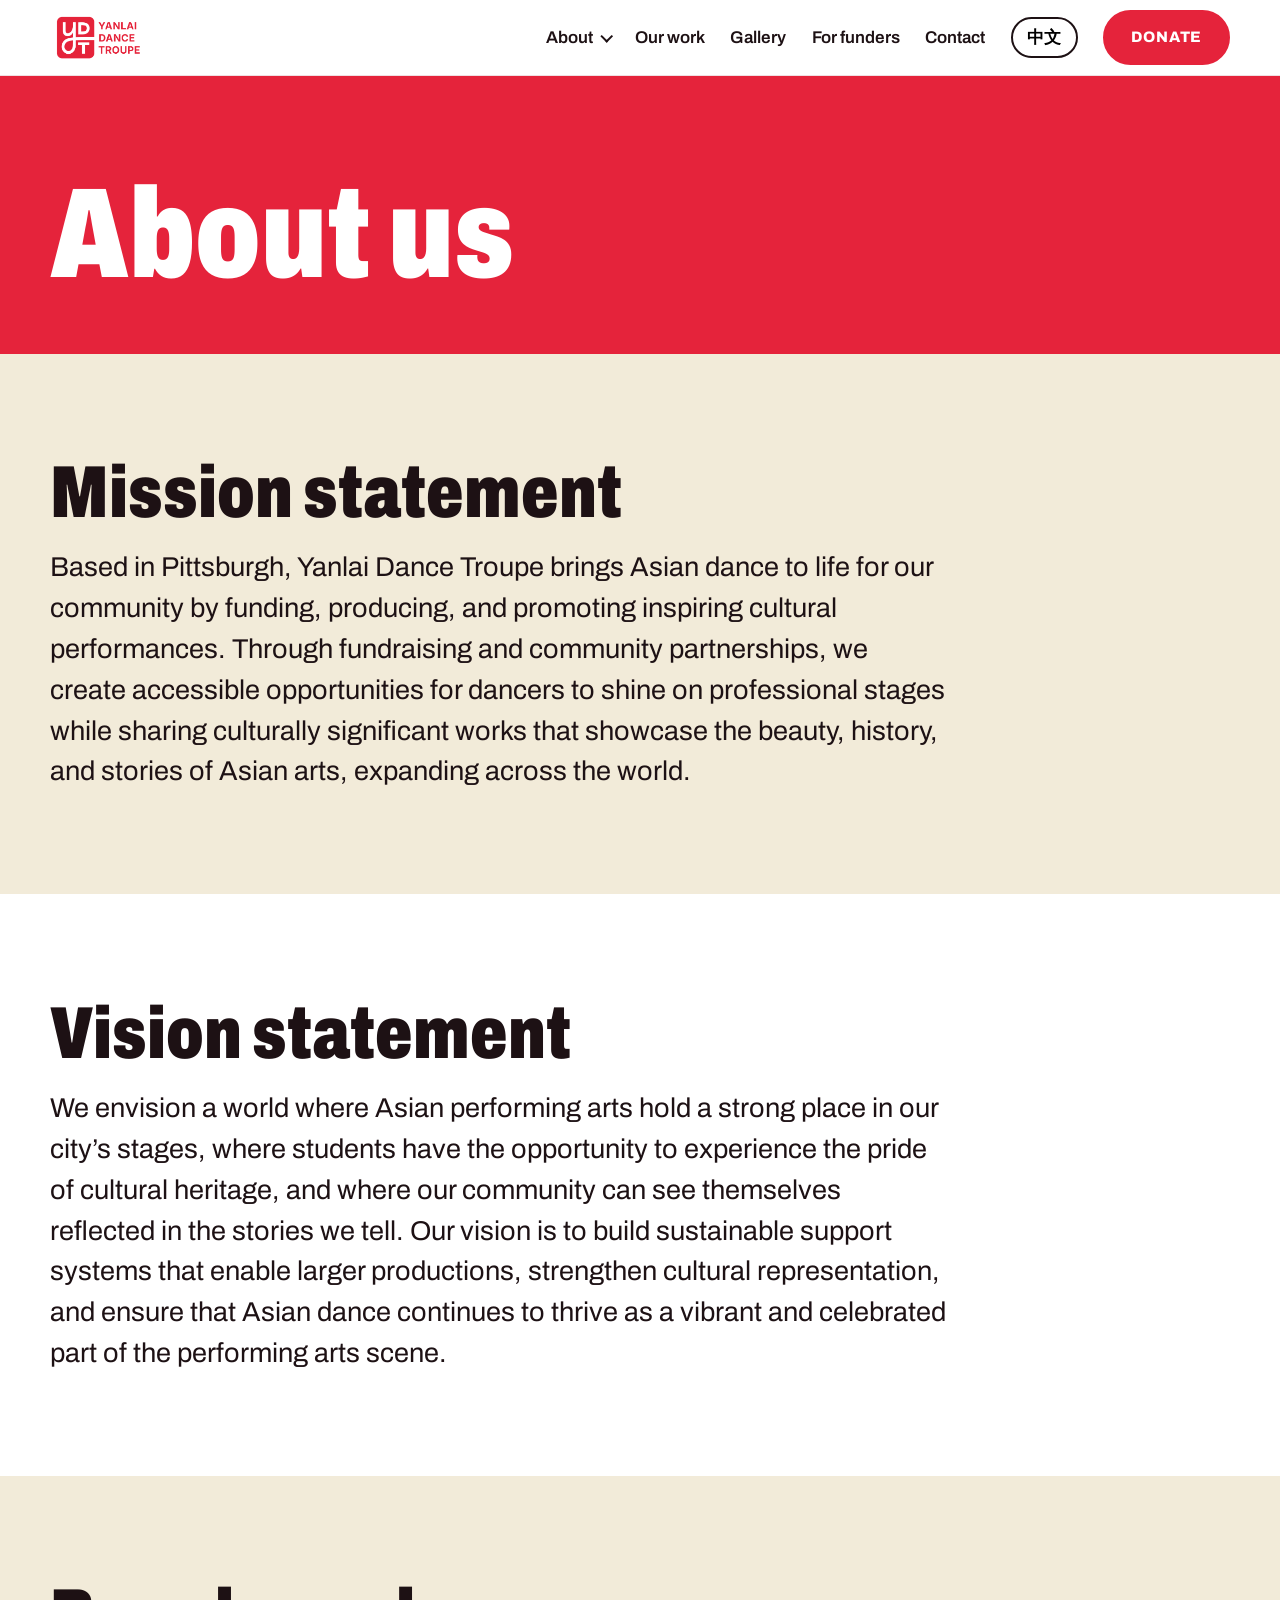
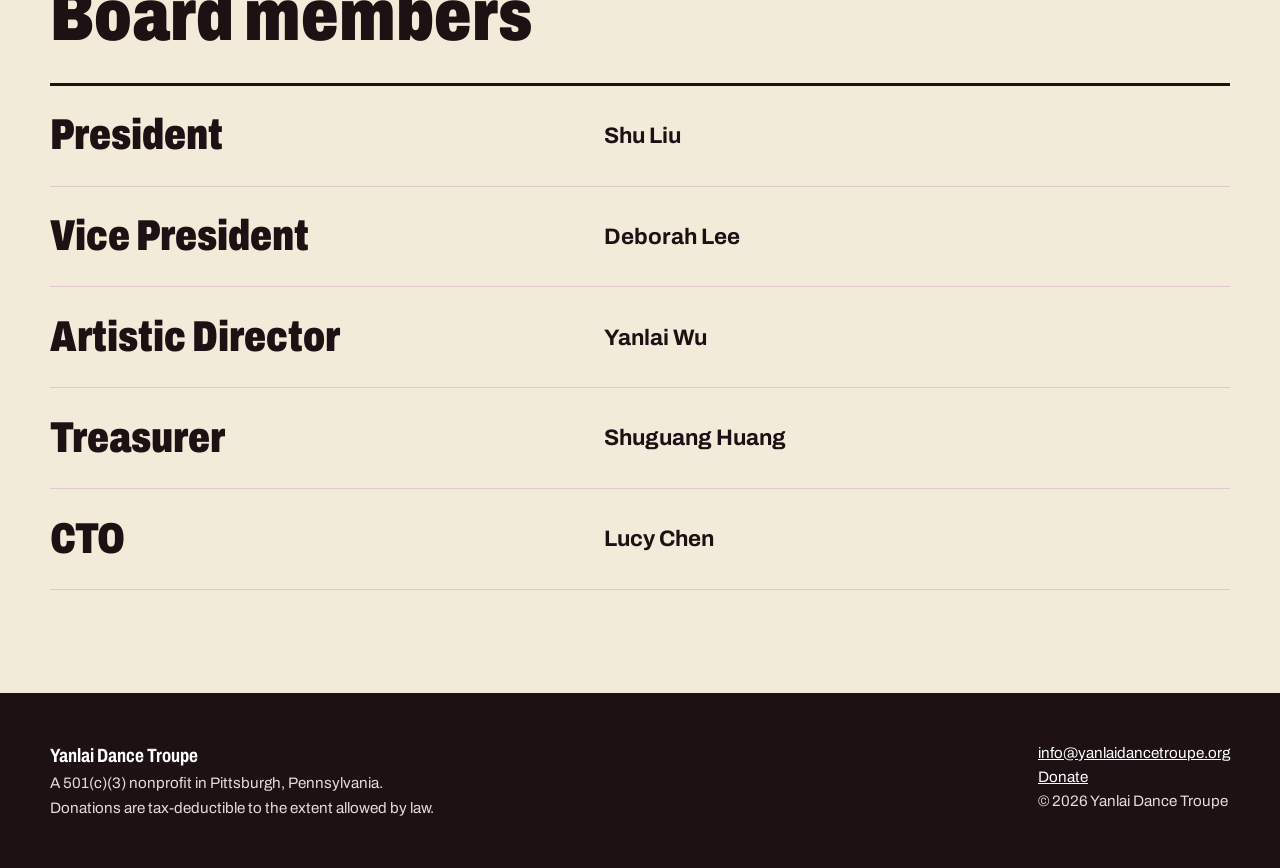
<file: about.html>
<!doctype html><html lang="en"><head><script async src="https://www.googletagmanager.com/gtm.js?id=GTM-N7J4PP8K"></script>
<script>
  window.dataLayer = window.dataLayer || [];
  function gtag(){dataLayer.push(arguments);}
  gtag('js', new Date());
</script>
  <title>About us | Yanlai Dance Troupe</title><meta name="description" content="The mission, vision, and board of Yanlai Dance Troupe."><meta charset="utf-8"><meta name="viewport" content="width=device-width,initial-scale=1"><link rel="icon" href="resources/favicon.png" type="image/png"><link rel="icon" href="favicon.ico" sizes="any"><link rel="apple-touch-icon" href="resources/apple-touch-icon.png"><link rel="preconnect" href="https://fonts.googleapis.com"><link rel="preconnect" href="https://fonts.gstatic.com" crossorigin><link href="https://fonts.googleapis.com/css2?family=Archivo:wdth,wght@62..125,400..900&family=Noto+Sans+SC:wght@400;700;900&display=swap" rel="stylesheet"><link rel="stylesheet" href="style.css"></head><body class="sub">
<header><div class="wrap bar"><a class="brand" href="index.html"><img src="resources/logo.png" alt="Yanlai Dance Troupe"></a><button class="menu" aria-expanded="false" aria-label="Menu" data-i18n="menu">Menu</button><nav><div class="dd"><button class="ddb" aria-expanded="false" aria-haspopup="true" data-i18n="n_about">About</button><ul class="ddm"><li><a href="about.html" data-i18n="dd_mvb">Mission, Vision, and Board</a></li></ul></div><a href="index.html#work" data-i18n="n_work">Our work</a><a href="index.html#gallery" data-i18n="n_gal">Gallery</a><a href="index.html#funders" data-i18n="n_fund">For funders</a><a href="index.html#contact" data-i18n="n_contact">Contact</a><button class="lang" id="lang" aria-label="Switch language">中文</button><a class="btn" href="donate.html" data-i18n="n_donate">Donate</a></nav></div></header>
<main><div class="hero"><div class="wrap" style="grid-template-columns:1fr"><h1 data-i18n="ab_h1">About us</h1></div></div>
<section class="do"><div class="wrap"><h2 data-i18n="m_h">Mission statement</h2><p class="lead big" data-i18n="m_p">Based in Pittsburgh, Yanlai Dance Troupe brings Asian dance to life for our community by funding, producing, and promoting inspiring cultural performances. Through fundraising and community partnerships, we create accessible opportunities for dancers to shine on professional stages while sharing culturally significant works that showcase the beauty, history, and stories of Asian arts, expanding across the world.</p></div></section>
<section><div class="wrap"><h2 data-i18n="vi_h">Vision statement</h2><p class="lead big" data-i18n="vi_p">We envision a world where Asian performing arts hold a strong place in our city&rsquo;s stages, where students have the opportunity to experience the pride of cultural heritage, and where our community can see themselves reflected in the stories we tell. Our vision is to build sustainable support systems that enable larger productions, strengthen cultural representation, and ensure that Asian dance continues to thrive as a vibrant and celebrated part of the performing arts scene.</p></div></section>
<section class="do"><div class="wrap"><h2 data-i18n="bo_h">Board members</h2><div class="rows"><div class="row"><h3 data-i18n="b1">President</h3><p class="name">Shu Liu</p></div><div class="row"><h3 data-i18n="b2">Vice President</h3><p class="name">Deborah Lee</p></div><div class="row"><h3 data-i18n="b3">Artistic Director</h3><p class="name">Yanlai Wu</p></div><div class="row"><h3 data-i18n="b4">Treasurer</h3><p class="name">Shuguang Huang</p></div><div class="row"><h3 data-i18n="b5">CTO</h3><p class="name">Lucy Chen</p></div></div></div></section></main>
<footer id="contact"><div class="wrap"><div><strong>Yanlai Dance Troupe</strong><p data-i18n="f_org">A 501(c)(3) nonprofit in Pittsburgh, Pennsylvania.<br>Donations are tax-deductible to the extent allowed by law.</p></div><div><p><a href="mailto:info@yanlaidancetroupe.org">info@yanlaidancetroupe.org</a><br><a href="donate.html" data-i18n="n_donate">Donate</a></p><p>&copy; 2026 Yanlai Dance Troupe</p></div></div></footer><dialog id="lb"><button aria-label="Close">&times;</button><img alt=""></dialog><script src="config.js"></script><script src="script.js"></script></body></html>
</file>
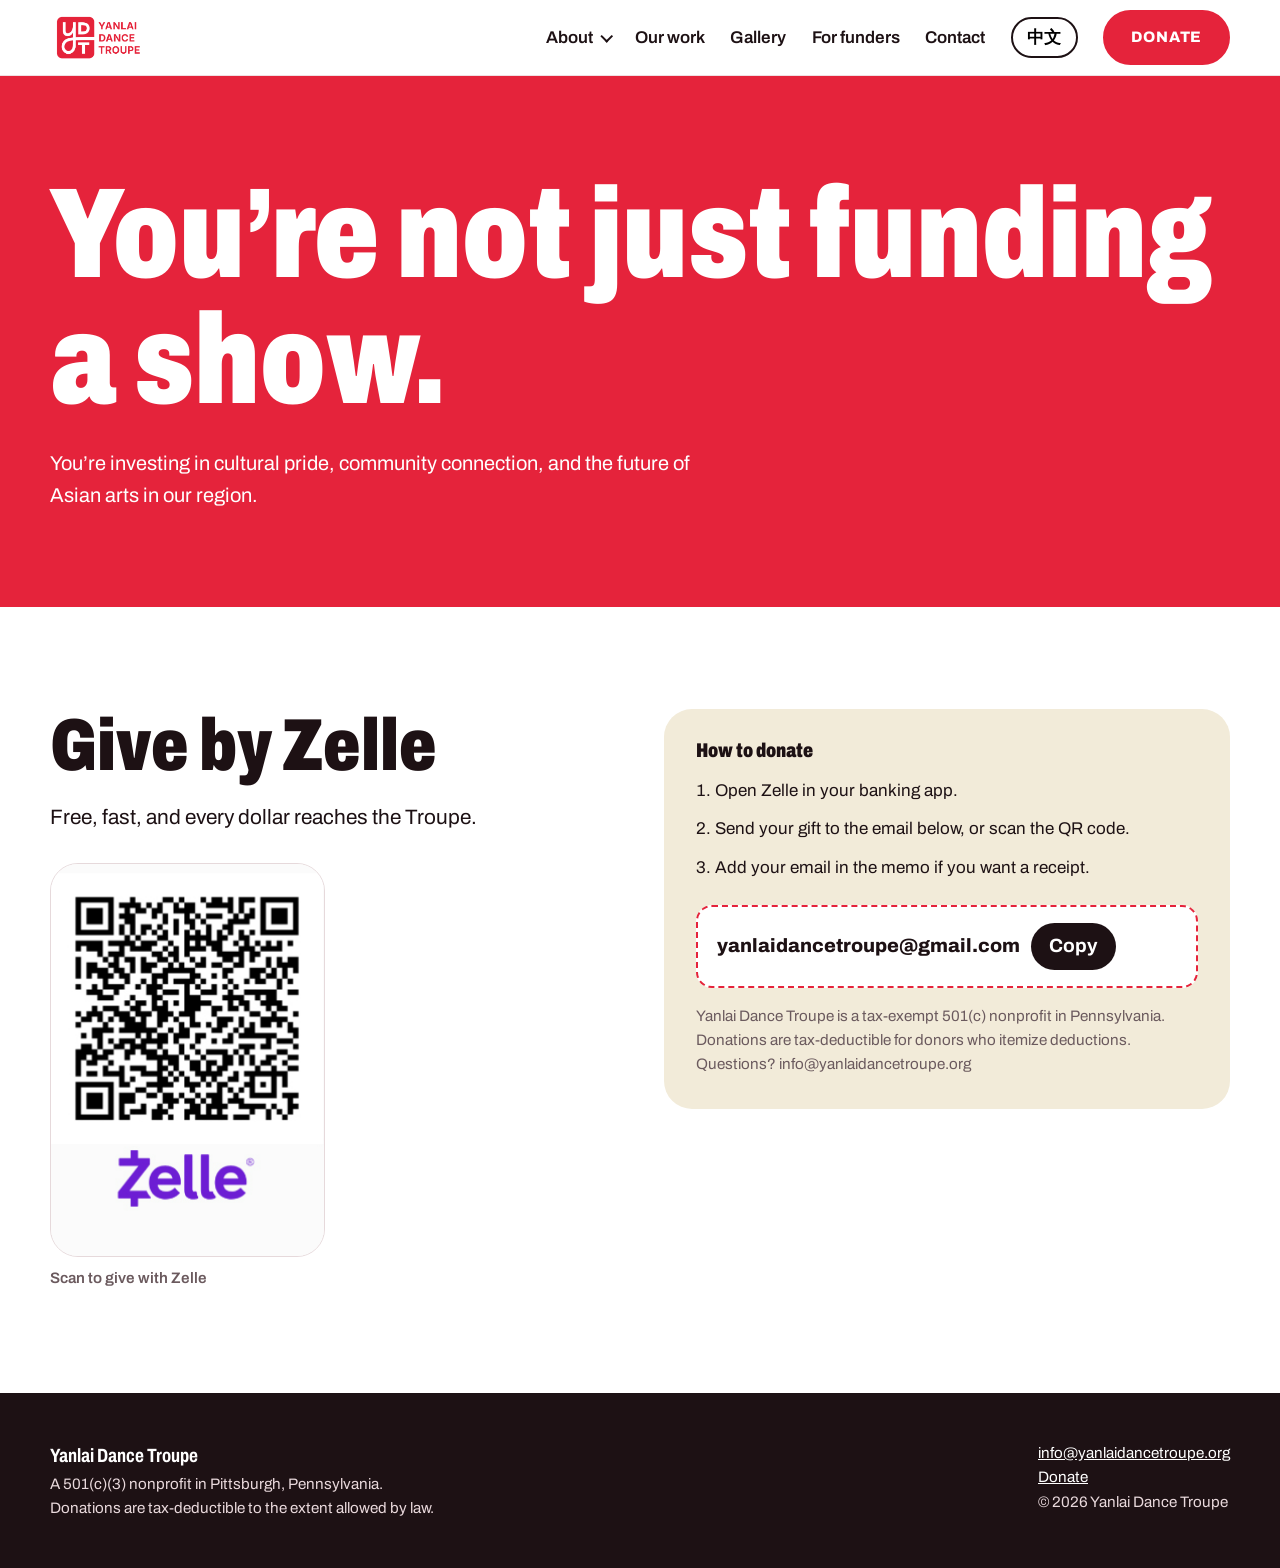
<file: donate.html>
<!doctype html><html lang="en"><head><script async src="https://www.googletagmanager.com/gtm.js?id=GTM-N7J4PP8K"></script>
<script>
  window.dataLayer = window.dataLayer || [];
  function gtag(){dataLayer.push(arguments);}
  gtag('js', new Date());
</script>
  <title>Donate | Yanlai Dance Troupe</title><meta name="description" content="Donate to Yanlai Dance Troupe by Zelle. Gifts are tax-deductible."><meta charset="utf-8"><meta name="viewport" content="width=device-width,initial-scale=1"><link rel="icon" href="resources/favicon.png" type="image/png"><link rel="icon" href="favicon.ico" sizes="any"><link rel="apple-touch-icon" href="resources/apple-touch-icon.png"><link rel="preconnect" href="https://fonts.googleapis.com"><link rel="preconnect" href="https://fonts.gstatic.com" crossorigin><link href="https://fonts.googleapis.com/css2?family=Archivo:wdth,wght@62..125,400..900&family=Noto+Sans+SC:wght@400;700;900&display=swap" rel="stylesheet"><link rel="stylesheet" href="style.css"></head><body>
<header><div class="wrap bar"><a class="brand" href="index.html"><img src="resources/logo.png" alt="Yanlai Dance Troupe"></a><button class="menu" aria-expanded="false" aria-label="Menu" data-i18n="menu">Menu</button><nav><div class="dd"><button class="ddb" aria-expanded="false" aria-haspopup="true" data-i18n="n_about">About</button><ul class="ddm"><li><a href="about.html" data-i18n="dd_mvb">Mission, Vision, and Board</a></li></ul></div><a href="index.html#work" data-i18n="n_work">Our work</a><a href="index.html#gallery" data-i18n="n_gal">Gallery</a><a href="index.html#funders" data-i18n="n_fund">For funders</a><a href="index.html#contact" data-i18n="n_contact">Contact</a><button class="lang" id="lang" aria-label="Switch language">中文</button><a class="btn" href="donate.html" data-i18n="n_donate">Donate</a></nav></div></header>
<main><div class="hero" style="padding-bottom:4rem"><div class="wrap" style="grid-template-columns:1fr"><div><h1 data-i18n="d_h1">You&rsquo;re not just funding a show.</h1><p data-i18n="d_p">You&rsquo;re investing in cultural pride, community connection, and the future of Asian arts in our region.</p></div></div></div>
<section><div class="wrap split" style="align-items:start"><div><h2 data-i18n="d_h2">Give by Zelle</h2><p class="lead" data-i18n="d_lead">Free, fast, and every dollar reaches the Troupe.</p><figure class="qr"><img src="resources/zelle-qr.jpg" alt="Zelle QR code for Yanlai Dance Troupe" width="275" height="389"><figcaption data-i18n="d_qr">Scan to give with Zelle</figcaption></figure></div>
<div class="zelle"><h3 data-i18n="d_how">How to donate</h3><ol><li data-i18n="d_s1">Open Zelle in your banking app.</li><li data-i18n="d_s2n">Send your gift to the email below, or scan the QR code.</li><li data-i18n="d_s3">Add your email in the memo if you want a receipt.</li></ol>
<div class="id"><span id="zid" data-i18n="nozelle">Email info@yanlaidancetroupe.org to donate by Zelle.</span><button id="copy" data-i18n="copy" hidden>Copy</button></div>
<p class="note" data-i18n="d_note">Yanlai Dance Troupe is a tax-exempt 501(c) nonprofit in Pennsylvania. Donations are tax-deductible for donors who itemize deductions. Questions? info@yanlaidancetroupe.org</p></div></div></section></main>
<footer id="contact"><div class="wrap"><div><strong>Yanlai Dance Troupe</strong><p data-i18n="f_org">A 501(c)(3) nonprofit in Pittsburgh, Pennsylvania.<br>Donations are tax-deductible to the extent allowed by law.</p></div><div><p><a href="mailto:info@yanlaidancetroupe.org">info@yanlaidancetroupe.org</a><br><a href="donate.html" data-i18n="n_donate">Donate</a></p><p>&copy; 2026 Yanlai Dance Troupe</p></div></div></footer><dialog id="lb"><button aria-label="Close">&times;</button><img alt=""></dialog><script src="config.js"></script><script src="script.js"></script></body></html>
</file>
<file: style.css>
:root{--red:#E5233B;--red-deep:#B8142B;--ink:#1D1114;--paper:#fff;--blush:#F2EBD9;--muted:#6B5A5E;--r:28px}
@media(prefers-color-scheme:dark){:root{color-scheme:light}}
*{box-sizing:border-box;margin:0}
html{scroll-behavior:smooth}
body{font-family:"Archivo",system-ui,-apple-system,"Segoe UI",sans-serif;color:var(--ink);background:var(--paper);line-height:1.6;font-size:1.0625rem}
img{max-width:100%;display:block}
a{color:inherit}
:focus-visible{outline:3px solid var(--ink);outline-offset:3px}
.wrap{width:min(1180px,100% - 2.5rem);margin-inline:auto}
h1,h2,h3{font-weight:900;font-stretch:75%;line-height:.98;letter-spacing:0;text-transform:none}
h2{font-size:clamp(2.4rem,6.2vw,4.6rem);margin-bottom:1.2rem}
p{max-width:62ch}
/* header */
header{position:sticky;top:0;z-index:20;background:#fff;border-bottom:1px solid #f0dfe2}
.bar{display:flex;align-items:center;justify-content:space-between;gap:1rem;padding:.6rem 0}
.bar img{height:56px;width:auto;display:block}
nav{display:flex;gap:1.6rem;align-items:center;font-weight:600}
nav a{text-decoration:none}
nav a:hover{color:var(--red)}
.btn{display:inline-block;background:var(--red);color:#fff;font-weight:800;text-decoration:none;padding:.85rem 1.6rem;border-radius:999px;border:2px solid var(--red);transition:transform .2s,background .2s}
.btn:hover{background:var(--red-deep);transform:translateY(-2px)}
.btn.alt{background:transparent;color:#fff;border-color:#fff}
.btn.alt:hover{background:#fff;color:var(--red)}
.btn.white{background:#fff;color:var(--red);border-color:#fff}
.btn.white:hover{background:var(--ink);color:#fff;border-color:var(--ink)}
.menu{display:none;background:none;border:2px solid var(--ink);border-radius:12px;padding:.4rem .8rem;font:inherit;font-weight:700}
/* hero */
.hero{background:var(--red);color:#fff;position:relative;overflow:hidden;padding:clamp(3rem,8vw,6rem) 0 0}
.hero .wrap{display:grid;grid-template-columns:1.15fr .85fr;gap:3rem;align-items:end;position:relative;z-index:2}
.hero h1{font-size:clamp(3.2rem,10vw,8rem);margin-bottom:1.5rem}
.hero p{font-size:1.25rem;margin-bottom:2rem}
.cta{display:flex;gap:.8rem;flex-wrap:wrap;margin-bottom:3rem}
.frame{aspect-ratio:4/5;border-radius:var(--r) var(--r) 0 0;background:linear-gradient(160deg,var(--red-deep),#7d0c1e);overflow:hidden;position:relative;display:grid;place-items:center;text-align:center;padding:2rem;color:#ffd0d6;font-weight:600}
.frame img,.frame video{position:absolute;inset:0;width:100%;height:100%;object-fit:cover}
.ribbon{position:absolute;inset:0;width:100%;height:100%;z-index:1;pointer-events:none}
.ribbon path{fill:none;stroke:#fff;stroke-width:26;stroke-linecap:round;opacity:.16;stroke-dasharray:2600;stroke-dashoffset:2600;animation:draw 2.6s .2s cubic-bezier(.6,0,.2,1) forwards}
@keyframes draw{to{stroke-dashoffset:0}}
/* sections */
section{padding:clamp(3.5rem,8vw,6.5rem) 0}
.split{display:grid;grid-template-columns:1fr 1fr;gap:3rem;align-items:center}
.lead{font-size:1.3rem}
.photo{border-radius:var(--r);aspect-ratio:4/3;background:var(--blush);overflow:hidden;position:relative;display:grid;place-items:center;color:var(--muted);text-align:center;padding:1rem}
.photo img{position:absolute;inset:0;width:100%;height:100%;object-fit:cover}
.do{background:var(--blush)}
.rows{border-top:3px solid var(--ink);margin-top:2rem}
.row{display:grid;grid-template-columns:1fr 1.2fr;gap:2rem;padding:1.8rem 0;border-bottom:1px solid #e2c9cd;transition:padding .25s,background .25s}
.row:hover{padding-left:1.2rem;background:#fff}
.row h3{font-size:clamp(1.8rem,3.6vw,2.7rem)}.row p.name{font-weight:700;font-size:1.4rem;align-self:center}
.stats{background:var(--red);color:#fff}
.facts{display:grid;grid-template-columns:repeat(auto-fit,minmax(230px,1fr));gap:2.2rem;margin-top:2.5rem}
.facts h3{font-size:1.6rem;margin-bottom:.4rem}
.facts p{color:#ffe3e6}
.video{background:var(--ink);color:#fff}
.vbox{aspect-ratio:16/9;border-radius:var(--r);background:#2b1a1e;display:grid;place-items:center;color:#c9b3b8;text-align:center;overflow:hidden;position:relative;padding:1rem}
.vbox iframe,.vbox video{position:absolute;inset:0;width:100%;height:100%;border:0}
.give{text-align:center}
.give p{margin-inline:auto}
.give .btn{margin-top:1.5rem;font-size:1.2rem}
/* donate */
.zelle{background:var(--blush);border-radius:var(--r);padding:2rem}
.zelle ol{padding-left:1.2rem;display:grid;gap:.7rem;margin:1rem 0 1.5rem}
.id{display:flex;gap:.7rem;align-items:center;flex-wrap:wrap;background:#fff;border:2px dashed var(--red);border-radius:16px;padding:1rem 1.2rem;font-weight:800;font-size:1.2rem}
.id button{font:inherit;font-weight:700;background:var(--ink);color:#fff;border:0;border-radius:999px;padding:.5rem 1.1rem;cursor:pointer}
.note{font-size:.95rem;color:var(--muted);margin-top:1rem}
footer{background:var(--ink);color:#e9d9dc;padding:3rem 0;font-size:.95rem}
footer .wrap{display:flex;justify-content:space-between;gap:2rem;flex-wrap:wrap}
footer strong{color:#fff;font-size:1.2rem;font-stretch:75%}
footer a{color:#fff}
@media(max-width:820px){.hero .wrap,.split,.row{grid-template-columns:1fr}.frame{aspect-ratio:16/11}.menu{display:block}nav{display:none;position:absolute;top:100%;left:0;right:0;background:#fff;flex-direction:column;padding:1.2rem;border-bottom:1px solid #f0dfe2}nav.open{display:flex}}
@media(prefers-reduced-motion:reduce){.ribbon path{animation:none;stroke-dashoffset:0}html{scroll-behavior:auto}}
/* language + gallery */
.lang{font:inherit;font-weight:800;background:none;border:2px solid var(--ink);border-radius:999px;padding:.3rem .9rem;cursor:pointer}
.lang:hover{background:var(--ink);color:#fff}
body.zh{font-family:"Archivo","Noto Sans SC","PingFang SC","Microsoft YaHei",sans-serif;line-height:1.75}
body.zh h1,body.zh h2,body.zh h3{letter-spacing:0;line-height:1.2;font-stretch:100%}
.grid{display:grid;grid-template-columns:repeat(3,1fr);grid-auto-rows:220px;gap:1rem;margin-top:2rem}
.g{position:relative;border:0;padding:0;border-radius:var(--r);overflow:hidden;background:linear-gradient(160deg,var(--blush),#ffd3d9);color:var(--muted);font:inherit;cursor:zoom-in;display:grid;place-items:center;text-align:center}
.g img{position:absolute;inset:0;width:100%;height:100%;object-fit:cover;transition:transform .5s}
.g:hover img{transform:scale(1.05)}
.g:nth-child(1){grid-row:span 2}.g:nth-child(4){grid-column:span 2}
dialog{border:0;border-radius:var(--r);padding:0;max-width:min(92vw,1100px);background:transparent}
dialog::backdrop{background:rgba(29,17,20,.88)}
dialog img{max-height:86vh;border-radius:var(--r)}
dialog button{position:absolute;top:.8rem;right:.8rem;font:inherit;font-weight:800;background:#fff;border:0;border-radius:999px;padding:.4rem 1rem;cursor:pointer}
@media(max-width:820px){.grid{grid-template-columns:1fr 1fr;grid-auto-rows:170px}.g:nth-child(1){grid-row:span 1}.g:nth-child(4){grid-column:span 1}}

.lead.big{font-size:clamp(1.25rem,2.4vw,1.7rem);line-height:1.5;max-width:56ch}
.more{margin-top:1.6rem}
.sub .hero{padding-bottom:3.5rem}.sub h1{margin:0}

/* header dropdown */
.dd{position:relative}
.ddb{font:inherit;font-weight:600;background:none;border:0;cursor:pointer;color:inherit;padding:0}
.ddb::after{content:"";display:inline-block;margin-left:.45rem;width:.45rem;height:.45rem;border:solid currentColor;border-width:0 2px 2px 0;transform:rotate(45deg) translateY(-3px)}
.ddb:hover{color:var(--red)}
.ddm{display:none;position:absolute;top:100%;left:-1rem;min-width:270px;background:#fff;border:1px solid #f0dfe2;border-radius:18px;padding:.5rem;list-style:none;box-shadow:0 16px 40px rgba(29,17,20,.14);z-index:30}
.ddm a{display:block;padding:.7rem 1rem;border-radius:12px}
.ddm a:hover{background:var(--blush)}
.dd.open .ddm{display:block}
@media(hover:hover) and (min-width:821px){.dd:hover .ddm{display:block}}
@media(max-width:820px){.ddm{position:static;box-shadow:none;border:0;padding:.3rem 0 0 .8rem}}
/* video hero */
.vhero{position:relative;height:clamp(560px,88vh,900px);overflow:hidden;color:#fff;background:url(resources/hero-fallback.jpg) center/cover,#7d0c1e}
.vwrap{position:absolute;inset:0;overflow:hidden}
.vwrap video{position:absolute;inset:0;width:100%;height:100%;object-fit:cover}
.vshade{position:absolute;inset:0;background:linear-gradient(180deg,rgba(29,17,20,.82) 0%,rgba(29,17,20,.3) 50%,rgba(229,35,59,.2) 100%)}
.vcopy{position:absolute;left:50%;transform:translateX(-50%);bottom:clamp(2rem,7vh,4.5rem);z-index:2}
.vcopy h1{font-size:clamp(2.8rem,7.4vw,6.2rem);max-width:15ch;margin-bottom:1.4rem;text-shadow:0 2px 30px rgba(0,0,0,.4)}
.vcopy .cta{margin:0}
.vctl{position:absolute;right:1.2rem;bottom:1.2rem;z-index:3;font:inherit;font-size:.9rem;font-weight:700;color:#fff;background:rgba(29,17,20,.55);border:1.5px solid rgba(255,255,255,.7);border-radius:999px;padding:.4rem 1rem;cursor:pointer}
.vctl:hover{background:#fff;color:var(--ink)}
.vctl[hidden]{display:none}

/* hero video fades in only once playing; fallback image shows otherwise */
.vwrap{opacity:0;transition:opacity .8s}
.vhero.playing .vwrap{opacity:1}
.vhero:not(.playing) .vctl{display:none}
.vcopy{bottom:clamp(2rem,7vh,4.5rem)}
/* "Help us fill the stage": photo background (resources/give-bg.jpg) */
:root{--gv-shade:linear-gradient(rgba(142,10,30,.74),rgba(29,17,20,.8))}
.give{color:#fff;background:var(--gv-shade),url(resources/give-bg.jpg) center/cover,var(--red-deep);padding:clamp(5rem,12vw,9rem) 0}
.give h2{font-size:clamp(2.6rem,7vw,5.2rem)}
.give p{color:#fff}

/* hero text: top left */
.vcopy{top:clamp(2.2rem,7vh,4.5rem);bottom:auto}
/* chop mark overlapping the watersleeve photo */
#about{overflow-x:clip}
.pwrap{position:relative}
.mark{--tilt:-9deg;position:absolute;z-index:2;right:-8%;bottom:-9%;width:clamp(144px,34.5%,255px);height:auto;opacity:0;transform:rotate(var(--tilt))}
.mark.in{animation:chop .6s cubic-bezier(.22,.8,.3,1) both}
@keyframes chop{
  0%{opacity:0;transform:translateY(-46px) scale(1.9) rotate(calc(var(--tilt) - 9deg));filter:blur(7px)}
  50%{opacity:1;transform:translateY(0) scale(.9) rotate(var(--tilt));filter:blur(0)}
  68%{transform:scale(1.05) rotate(var(--tilt))}
  84%{transform:scale(.99) rotate(var(--tilt))}
  100%{opacity:1;transform:scale(1) rotate(var(--tilt));filter:blur(0)}}
@media(prefers-reduced-motion:reduce){.mark{opacity:1;animation:none}.mark.in{animation:none}}

/* nav Donate button in caps */
nav a.btn{text-transform:uppercase;letter-spacing:.06em;font-size:.95rem}

/* gallery: every tile the same square crop (full photo shows in the lightbox) */
.grid{grid-template-columns:repeat(4,1fr);grid-auto-rows:auto}
.g{aspect-ratio:1/1}
.g:nth-child(n){grid-row:auto;grid-column:auto}
.g:nth-child(2) img{object-position:50% 62%}
.g:nth-child(6) img{object-position:38% 50%}
.g:nth-child(7) img{object-position:30% 50%}
.g:nth-child(8) img{object-position:50% 55%}
@media(max-width:820px){.grid{grid-template-columns:1fr 1fr;grid-auto-rows:auto}}
/* about photo is a portrait */
.photo{aspect-ratio:4/5}

/* Zelle QR */
.qr{margin:1.8rem 0 0;width:min(275px,100%)}
.qr img{width:100%;height:auto;border-radius:var(--r);border:1px solid #e6d9db}
.qr figcaption{margin-top:.6rem;font-weight:600;color:var(--muted);font-size:.95rem}
/* lightbox: photo centered in the middle of the screen */
dialog#lb{position:fixed;inset:0;width:100%;height:100%;max-width:none;max-height:none;margin:0;padding:1.5rem;background:transparent;overflow:hidden}
dialog#lb[open]{display:grid;place-items:center}
dialog#lb img{display:block;width:auto;height:auto;max-width:min(94vw,1300px);max-height:88vh;object-fit:contain;margin:auto}
dialog#lb button{position:absolute;top:1rem;right:1rem}
</file>
